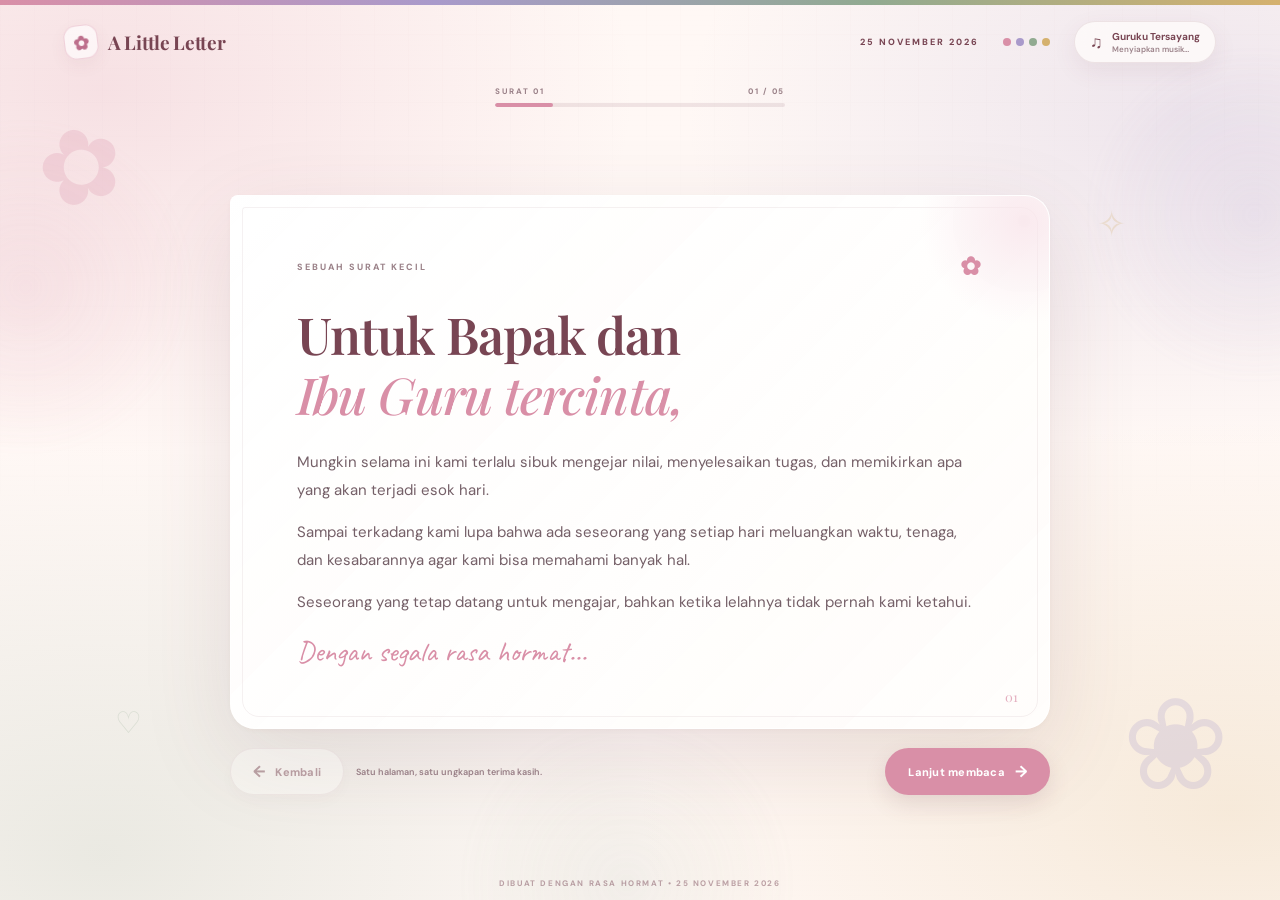
<file: web-build/assets/aistudio/hari_guru_interaktif_responsive__1__eabb49d5.html>
<!DOCTYPE html>
<html lang="id">
<head>
  <meta charset="UTF-8">
  <meta name="viewport" content="width=device-width, initial-scale=1, viewport-fit=cover">
  <meta name="theme-color" content="#fff8f5">
  <meta name="description" content="Surat kecil penuh terima kasih untuk Bapak dan Ibu Guru. Selamat Hari Guru Nasional 2026.">
  <title>Untuk Guruku — Selamat Hari Guru 2026</title>

  <link rel="preconnect" href="https://fonts.googleapis.com">
  <link rel="preconnect" href="https://fonts.gstatic.com" crossorigin>
  <link href="https://fonts.googleapis.com/css2?family=DM+Sans:wght@400;500;600;700;800&family=Playfair+Display:ital,wght@0,500;0,600;0,700;1,500;1,600&family=Caveat:wght@500;600;700&display=swap" rel="stylesheet">

  <style>
    :root {
      color-scheme: light;
      --pink: #d98fa7;
      --pink-deep: #bd6f8c;
      --lavender: #a99acb;
      --sage: #91aa91;
      --gold: #d5b16e;
      --ink: #624b53;
      --wine: #784553;
      --muted: #9b8289;
      --paper: rgba(255, 253, 251, .91);
      --line: rgba(120, 69, 83, .12);
      --shadow: 0 28px 90px rgba(104, 65, 78, .13);
      --ease: cubic-bezier(.2, .8, .2, 1);
    }

    * { box-sizing: border-box; margin: 0; padding: 0; }

    html, body {
      width: 100%;
      min-height: 100%;
      background: #fff8f5;
      color: var(--ink);
      font-family: "DM Sans", sans-serif;
      -webkit-tap-highlight-color: transparent;
    }

    body {
      min-height: 100svh;
      overflow: hidden;
      overscroll-behavior: none;
    }

    button { font: inherit; }
    button:focus-visible, a:focus-visible {
      outline: 3px solid var(--lavender);
      outline-offset: 4px;
    }

    button:disabled { cursor: not-allowed; opacity: .45; }

    #app {
      position: relative;
      isolation: isolate;
      width: 100%;
      min-height: 100svh;
      overflow: hidden;
      background:
        radial-gradient(ellipse at 8% 10%, rgba(217,143,167,.22), transparent 32%),
        radial-gradient(ellipse at 93% 13%, rgba(169,154,203,.20), transparent 30%),
        radial-gradient(ellipse at 8% 95%, rgba(145,170,145,.19), transparent 34%),
        radial-gradient(ellipse at 96% 90%, rgba(213,177,110,.20), transparent 34%),
        #fff8f5;
    }

    #app::before {
      content: "";
      position: absolute;
      inset: 0;
      z-index: -2;
      pointer-events: none;
      opacity: .28;
      background-image:
        linear-gradient(rgba(120,69,83,.035) 1px, transparent 1px),
        linear-gradient(90deg, rgba(120,69,83,.035) 1px, transparent 1px);
      background-size: 34px 34px;
      mask-image: linear-gradient(to bottom, black, transparent 90%);
    }

    #app::after {
      content: "";
      position: absolute;
      inset: 0;
      z-index: -2;
      pointer-events: none;
      opacity: .2;
      background: repeating-linear-gradient(
        0deg,
        transparent 0,
        transparent 4px,
        rgba(120,69,83,.035) 5px
      );
    }

    .ambient {
      position: fixed;
      inset: 0;
      z-index: -1;
      overflow: hidden;
      pointer-events: none;
    }

    .orb {
      position: absolute;
      width: clamp(180px, 28vw, 390px);
      aspect-ratio: 1;
      border-radius: 50%;
      filter: blur(2px);
      opacity: .38;
      animation: orbFloat 13s ease-in-out infinite alternate;
    }

    .orb.one { top: 12%; left: -12%; background: radial-gradient(circle, rgba(217,143,167,.34), transparent 68%); }
    .orb.two { top: 4%; right: -12%; background: radial-gradient(circle, rgba(169,154,203,.34), transparent 68%); animation-delay: -4s; }
    .orb.three { bottom: -18%; left: 35%; background: radial-gradient(circle, rgba(145,170,145,.28), transparent 68%); animation-delay: -7s; }

    @keyframes orbFloat {
      from { transform: translate3d(0, 0, 0) scale(.94); }
      to { transform: translate3d(24px, -22px, 0) scale(1.08); }
    }

    .corner-deco {
      position: fixed;
      z-index: -1;
      pointer-events: none;
      font-family: Georgia, serif;
      line-height: 1;
      user-select: none;
      opacity: .24;
      animation: decoFloat 7s ease-in-out infinite;
    }

    .corner-deco.a { top: 13%; left: 3%; color: var(--pink); font-size: clamp(54px, 8vw, 110px); transform: rotate(-18deg); }
    .corner-deco.b { right: 4%; bottom: 10%; color: var(--lavender); font-size: clamp(66px, 10vw, 135px); animation-delay: -2s; }
    .corner-deco.c { right: 12%; top: 23%; color: var(--gold); font-size: 35px; animation-delay: -4s; }
    .corner-deco.d { left: 9%; bottom: 18%; color: var(--sage); font-size: 30px; animation-delay: -1s; }

    @keyframes decoFloat {
      0%, 100% { translate: 0 0; rotate: -5deg; }
      50% { translate: 0 -13px; rotate: 7deg; }
    }

    .palette-line {
      position: fixed;
      z-index: 30;
      top: 0;
      left: 0;
      width: 100%;
      height: 5px;
      background: linear-gradient(90deg, var(--pink), var(--lavender) 34%, var(--sage) 68%, var(--gold));
    }

    .topbar {
      position: fixed;
      z-index: 25;
      top: 5px;
      left: 0;
      width: 100%;
      min-height: 74px;
      padding: 14px clamp(16px, 5vw, 72px);
      display: flex;
      align-items: center;
      justify-content: space-between;
      gap: 16px;
    }

    .brand {
      display: inline-flex;
      align-items: center;
      gap: 10px;
      color: var(--wine);
      text-decoration: none;
      font-family: "Playfair Display", serif;
      font-size: clamp(15px, 1.5vw, 19px);
      font-weight: 700;
      letter-spacing: -.3px;
      white-space: nowrap;
    }

    .brand-mark {
      width: 34px;
      height: 34px;
      display: grid;
      place-items: center;
      border: 1px solid rgba(217,143,167,.36);
      border-radius: 12px;
      color: var(--pink-deep);
      background: rgba(255,255,255,.64);
      box-shadow: 0 6px 18px rgba(120,69,83,.06);
      transform: rotate(-7deg);
      transition: transform .35s var(--ease);
    }

    .brand:hover .brand-mark { transform: rotate(8deg) scale(1.08); }

    .topbar-right {
      display: flex;
      align-items: center;
      gap: clamp(10px, 2vw, 24px);
    }

    .date-label {
      color: var(--wine);
      font-size: 9px;
      font-weight: 800;
      letter-spacing: 2px;
      white-space: nowrap;
    }

    .palette-dots { display: flex; gap: 5px; }
    .palette-dots span {
      display: block;
      width: 8px;
      height: 8px;
      border-radius: 50%;
      transition: transform .25s var(--ease);
    }
    .palette-dots span:hover { transform: scale(1.7); }

    .music-pill {
      display: inline-flex;
      align-items: center;
      gap: 9px;
      min-height: 42px;
      padding: 0 15px;
      border: 1px solid rgba(120,69,83,.12);
      border-radius: 999px;
      color: var(--wine);
      background: rgba(255,253,251,.76);
      box-shadow: 0 8px 24px rgba(120,69,83,.08);
      backdrop-filter: blur(16px);
      -webkit-backdrop-filter: blur(16px);
      cursor: pointer;
      transition: transform .25s var(--ease), box-shadow .25s ease, background .25s ease;
    }

    .music-pill:hover { transform: translateY(-2px); box-shadow: 0 12px 28px rgba(120,69,83,.13); }
    .music-pill:active { transform: scale(.96); }
    .music-symbol { font-size: 17px; line-height: 1; }
    .music-copy { display: grid; gap: 1px; text-align: left; }
    .music-copy strong { font-size: 10px; line-height: 1.2; }
    .music-copy small { color: var(--muted); font-size: 8px; font-weight: 600; }
    .music-pill.playing .music-symbol { animation: musicBeat .65s ease-in-out infinite alternate; }

    @keyframes musicBeat {
      from { transform: scale(.88) rotate(-9deg); }
      to { transform: scale(1.18) rotate(9deg); }
    }

    .progress-wrap {
      position: fixed;
      z-index: 24;
      top: 86px;
      left: 50%;
      width: min(290px, 34vw);
      transform: translateX(-50%);
      pointer-events: none;
    }

    .progress-meta {
      display: flex;
      justify-content: space-between;
      gap: 10px;
      margin-bottom: 7px;
      color: var(--muted);
      font-size: 8px;
      font-weight: 800;
      letter-spacing: 1.7px;
    }

    .progress-track {
      width: 100%;
      height: 4px;
      border-radius: 99px;
      overflow: hidden;
      background: rgba(120,69,83,.11);
    }

    .progress-fill {
      width: 20%;
      height: 100%;
      border-radius: inherit;
      background: var(--pink);
      transition: width .55s var(--ease), background .35s ease;
    }

    .stage {
      position: relative;
      min-height: 100svh;
      width: 100%;
    }

    .page {
      position: absolute;
      inset: 0;
      z-index: 1;
      display: flex;
      justify-content: center;
      align-items: stretch;
      overflow-y: auto;
      overscroll-behavior: contain;
      padding: 126px 22px 34px;
      opacity: 0;
      visibility: hidden;
      pointer-events: none;
      transform: translateX(34px) scale(.99);
      transition:
        opacity .48s ease,
        transform .55s var(--ease),
        visibility .48s;
      scrollbar-width: thin;
      scrollbar-color: rgba(120,69,83,.22) transparent;
    }

    .page::-webkit-scrollbar { width: 6px; }
    .page::-webkit-scrollbar-thumb { background: rgba(120,69,83,.18); border-radius: 99px; }

    .page.active {
      z-index: 3;
      opacity: 1;
      visibility: visible;
      pointer-events: auto;
      transform: translateX(0) scale(1);
    }

    .page.leaving {
      z-index: 2;
      opacity: 0;
      visibility: visible;
      transform: translateX(-34px) scale(.99);
    }

    .page-inner {
      width: min(790px, 100%);
      margin: auto 0;
      display: grid;
      gap: 18px;
    }

    .letter-card {
      --accent: var(--pink);
      --accent-soft: #f8e4ea;
      position: relative;
      overflow: hidden;
      padding: clamp(27px, 5vw, 58px);
      border: 1px solid rgba(255,255,255,.9);
      border-radius: 8px 25px 25px 25px;
      background:
        linear-gradient(135deg, rgba(255,255,255,.97), rgba(255,253,251,.88)),
        var(--paper);
      box-shadow: var(--shadow), 0 2px 7px rgba(120,69,83,.04);
      transform-style: preserve-3d;
      transition: box-shadow .35s ease, border-color .35s ease;
      animation: cardIn .72s var(--ease) both;
    }

    .letter-card::before {
      content: "";
      position: absolute;
      inset: 11px;
      border: 1px solid rgba(120,69,83,.075);
      border-radius: 3px 17px 17px 17px;
      pointer-events: none;
    }

    .letter-card::after {
      content: "";
      position: absolute;
      top: -80px;
      right: -80px;
      width: 210px;
      aspect-ratio: 1;
      border-radius: 50%;
      background: radial-gradient(circle, var(--accent-soft), transparent 70%);
      opacity: .8;
      pointer-events: none;
    }

    @keyframes cardIn {
      from { opacity: 0; transform: translateY(24px) rotateX(2deg) scale(.985); }
      to { opacity: 1; transform: translateY(0) rotateX(0) scale(1); }
    }

    .page[data-accent="pink"] .letter-card { --accent: var(--pink); --accent-soft: #f8e4ea; }
    .page[data-accent="lavender"] .letter-card { --accent: var(--lavender); --accent-soft: #eee9f7; }
    .page[data-accent="sage"] .letter-card { --accent: var(--sage); --accent-soft: #eaf1e8; }
    .page[data-accent="gold"] .letter-card { --accent: var(--gold); --accent-soft: #f7f0df; }

    .card-content { position: relative; z-index: 1; }

    .card-topline {
      display: flex;
      justify-content: space-between;
      align-items: center;
      gap: 12px;
      color: var(--muted);
      font-size: 9px;
      font-weight: 800;
      letter-spacing: 2px;
    }

    .card-topline .flower {
      color: var(--accent);
      font-size: 25px;
      line-height: 1;
      animation: flowerTurn 8s linear infinite;
    }

    @keyframes flowerTurn { to { transform: rotate(360deg); } }

    .card-heading {
      max-width: 680px;
      margin-top: 25px;
      color: var(--wine);
      font-family: "Playfair Display", serif;
      font-size: clamp(30px, 5vw, 51px);
      font-weight: 600;
      line-height: 1.18;
      letter-spacing: -.9px;
    }

    .card-heading em {
      color: var(--accent);
      font-weight: 500;
    }

    .card-text {
      max-width: 680px;
      margin-top: 23px;
      color: #756068;
      font-size: clamp(13px, 1.45vw, 15px);
      line-height: 1.9;
      text-align: left;
    }

    .card-text p {
      margin: 0 0 13px;
      animation: paragraphIn .65s both;
    }

    .card-text p:nth-child(1) { animation-delay: .08s; }
    .card-text p:nth-child(2) { animation-delay: .16s; }
    .card-text p:nth-child(3) { animation-delay: .24s; }
    .card-text p:nth-child(4) { animation-delay: .32s; }

    @keyframes paragraphIn {
      from { opacity: 0; transform: translateY(9px); }
      to { opacity: 1; transform: translateY(0); }
    }

    .signature {
      margin-top: 19px;
      color: var(--accent);
      font-family: "Caveat", cursive;
      font-size: clamp(22px, 3vw, 29px);
      line-height: 1.2;
    }

    .card-index {
      position: absolute;
      right: 31px;
      bottom: 23px;
      color: var(--accent);
      font-family: "Playfair Display", serif;
      font-size: 13px;
      opacity: .72;
    }

    .controls {
      display: flex;
      justify-content: space-between;
      align-items: center;
      gap: 12px;
      min-height: 50px;
    }

    .control-btn {
      position: relative;
      isolation: isolate;
      overflow: hidden;
      display: inline-flex;
      justify-content: center;
      align-items: center;
      gap: 10px;
      min-height: 47px;
      padding: 0 22px;
      border: 1px solid transparent;
      border-radius: 999px;
      color: white;
      background: var(--pink);
      box-shadow: 0 9px 22px rgba(120,69,83,.14);
      font-size: 11px;
      font-weight: 800;
      letter-spacing: .25px;
      cursor: pointer;
      transition: transform .24s var(--ease), box-shadow .24s ease, background .24s ease, color .24s ease;
    }

    .control-btn:hover { transform: translateY(-3px); box-shadow: 0 14px 28px rgba(120,69,83,.2); }
    .control-btn:active { transform: scale(.95); }
    .control-btn::before {
      content: "";
      position: absolute;
      z-index: -1;
      top: 0;
      left: -120%;
      width: 75%;
      height: 100%;
      background: linear-gradient(110deg, transparent, rgba(255,255,255,.42), transparent);
      transform: skewX(-20deg);
      transition: left .7s ease;
    }
    .control-btn:hover::before { left: 145%; }

    .control-btn.secondary {
      color: var(--wine);
      background: rgba(255,253,251,.76);
      border-color: rgba(120,69,83,.14);
      box-shadow: 0 7px 18px rgba(120,69,83,.055);
    }

    .control-btn.secondary:hover { color: var(--pink-deep); background: white; }
    .control-btn.primary { margin-left: auto; }
    .control-arrow { font-size: 16px; transition: transform .25s var(--ease); }
    .control-btn.primary:hover .control-arrow { transform: translateX(5px); }
    .control-btn.secondary:hover .control-arrow { transform: translateX(-5px); }

    .button-hint {
      color: var(--muted);
      font-size: 9px;
      font-weight: 600;
      text-align: center;
    }

    .final-card { text-align: center; padding-top: clamp(34px, 5vh, 60px); padding-bottom: clamp(34px, 5vh, 60px); }
    .final-flower {
      display: inline-grid;
      place-items: center;
      width: 66px;
      height: 66px;
      border: 1px solid rgba(217,143,167,.32);
      border-radius: 22px;
      color: var(--pink);
      background: linear-gradient(145deg, #fff, #f9e9ee);
      box-shadow: 0 12px 28px rgba(217,143,167,.14);
      font-size: 35px;
      transform: rotate(-7deg);
      animation: finalFlower 4s ease-in-out infinite;
    }

    @keyframes finalFlower {
      0%, 100% { transform: rotate(-7deg) translateY(0); }
      50% { transform: rotate(7deg) translateY(-7px); }
    }

    .final-eyebrow {
      margin-top: 23px;
      color: var(--muted);
      font-size: 9px;
      font-weight: 800;
      letter-spacing: 2.4px;
    }

    .final-title {
      margin-top: 19px;
      color: var(--wine);
      font-family: "Playfair Display", serif;
      font-size: clamp(42px, 7vw, 70px);
      font-weight: 600;
      line-height: 1.08;
      letter-spacing: -1.6px;
    }

    .final-title em { color: var(--pink); font-weight: 500; }

    .final-description {
      max-width: 480px;
      margin: 21px auto 0;
      color: var(--muted);
      font-size: 13px;
      line-height: 1.9;
    }

    .rainbow-divider {
      width: 76px;
      height: 3px;
      margin: 27px auto;
      border-radius: 99px;
      background: linear-gradient(90deg, var(--pink), var(--lavender), var(--sage), var(--gold));
    }

    .final-credit {
      color: var(--pink-deep);
      font-family: "Caveat", cursive;
      font-size: 25px;
    }

    .final-credit strong {
      display: block;
      margin-top: 7px;
      color: var(--wine);
      font-family: "DM Sans", sans-serif;
      font-size: 10px;
      letter-spacing: 2px;
    }

    .final-date {
      margin-top: 22px;
      color: var(--muted);
      font-family: "Playfair Display", serif;
      font-size: 13px;
      font-style: italic;
    }

    .footer-note {
      position: fixed;
      z-index: 10;
      bottom: max(12px, env(safe-area-inset-bottom));
      left: 50%;
      transform: translateX(-50%);
      color: rgba(120,69,83,.48);
      font-size: 8px;
      font-weight: 700;
      letter-spacing: 1.6px;
      white-space: nowrap;
      pointer-events: none;
    }

    .toast {
      position: fixed;
      z-index: 80;
      left: 50%;
      bottom: max(34px, calc(env(safe-area-inset-bottom) + 24px));
      max-width: calc(100vw - 32px);
      padding: 12px 18px;
      border: 1px solid rgba(255,255,255,.15);
      border-radius: 999px;
      color: white;
      background: rgba(88,53,64,.94);
      box-shadow: 0 12px 32px rgba(88,53,64,.2);
      font-size: 11px;
      font-weight: 600;
      text-align: center;
      opacity: 0;
      visibility: hidden;
      transform: translate(-50%, 14px);
      transition: opacity .28s ease, transform .28s var(--ease), visibility .28s;
      backdrop-filter: blur(12px);
    }

    .toast.show {
      opacity: 1;
      visibility: visible;
      transform: translate(-50%, 0);
    }

    .petal {
      position: absolute;
      top: -35px;
      z-index: 0;
      pointer-events: none;
      opacity: 0;
      animation: petalFall linear infinite;
      filter: drop-shadow(0 3px 4px rgba(120,69,83,.08));
    }

    @keyframes petalFall {
      0% { transform: translate3d(0, -8vh, 0) rotate(0deg); opacity: 0; }
      12% { opacity: .62; }
      88% { opacity: .45; }
      100% { transform: translate3d(65px, 112vh, 0) rotate(470deg); opacity: 0; }
    }

    .ripple {
      position: absolute;
      z-index: -1;
      width: 16px;
      height: 16px;
      border-radius: 50%;
      background: rgba(255,255,255,.55);
      transform: scale(0);
      pointer-events: none;
      animation: rippleOut .65s ease-out forwards;
    }

    @keyframes rippleOut {
      to { transform: scale(13); opacity: 0; }
    }

    .sparkle {
      position: absolute;
      z-index: 2;
      width: 5px;
      height: 5px;
      border-radius: 50%;
      background: #fff3cf;
      pointer-events: none;
      animation: sparkleOut .7s ease-out forwards;
    }

    @keyframes sparkleOut {
      to { transform: translate(var(--sx), var(--sy)) scale(0); opacity: 0; }
    }

    .confetti {
      position: fixed;
      z-index: 70;
      top: 45%;
      left: 50%;
      width: 8px;
      height: 8px;
      border-radius: 2px;
      pointer-events: none;
      animation: confettiPop 1.2s var(--ease) forwards;
    }

    @keyframes confettiPop {
      0% { transform: translate(-50%, -50%) scale(.2) rotate(0); opacity: 1; }
      100% { transform: translate(var(--dx), var(--dy)) rotate(var(--rot)) scale(0); opacity: 0; }
    }

    /* YouTube IFrame API: audio source is the video already referenced in the original file. */
    #youtube-player {
      position: fixed;
      left: -260px;
      bottom: -260px;
      width: 200px;
      height: 200px;
      opacity: .01;
      pointer-events: none;
    }

    @media (min-width: 1100px) {
      .page-inner { width: min(820px, 100%); }
      .letter-card { padding: 58px 66px; }
      .card-text { font-size: 15px; }
    }

    @media (max-width: 700px) {
      .topbar {
        min-height: 67px;
        padding: 11px 15px;
        gap: 8px;
      }

      .brand { font-size: 14px; gap: 7px; }
      .brand-mark { width: 30px; height: 30px; border-radius: 10px; }
      .date-label { display: none; }
      .topbar-right { gap: 10px; }
      .music-pill { min-height: 39px; padding: 0 11px; gap: 7px; }
      .music-copy strong { font-size: 9px; }
      .music-copy small { font-size: 7px; }
      .progress-wrap { top: 79px; left: 16px; width: 112px; transform: none; }
      .progress-meta { font-size: 7px; letter-spacing: 1px; margin-bottom: 6px; }
      .palette-dots { gap: 4px; }
      .palette-dots span { width: 6px; height: 6px; }
      .page { padding: 116px 14px 34px; }
      .page-inner { gap: 14px; }
      .letter-card { padding: 27px 23px 34px; border-radius: 6px 20px 20px 20px; }
      .letter-card::before { inset: 8px; }
      .card-topline { font-size: 8px; letter-spacing: 1.5px; }
      .card-topline .flower { font-size: 21px; }
      .card-heading { margin-top: 20px; font-size: clamp(29px, 8vw, 39px); }
      .card-text { margin-top: 17px; font-size: 13px; line-height: 1.78; }
      .card-text p { margin-bottom: 10px; }
      .signature { margin-top: 12px; font-size: 23px; }
      .card-index { right: 21px; bottom: 15px; font-size: 11px; }
      .controls { gap: 8px; }
      .control-btn { min-height: 43px; padding: 0 15px; font-size: 10px; gap: 7px; }
      .button-hint { display: none; }
      .final-card { padding: 34px 22px; }
      .final-flower { width: 56px; height: 56px; font-size: 29px; border-radius: 18px; }
      .final-eyebrow { font-size: 8px; letter-spacing: 1.7px; }
      .final-title { font-size: clamp(39px, 11vw, 54px); }
      .final-description { font-size: 12px; }
      .footer-note { font-size: 7px; letter-spacing: 1px; }
      .corner-deco { opacity: .15; }
    }

    @media (max-width: 380px) {
      .brand { font-size: 12px; }
      .music-copy small { display: none; }
      .music-pill { padding: 0 9px; }
      .progress-wrap { width: 92px; }
      .page { padding-left: 11px; padding-right: 11px; }
      .letter-card { padding-left: 19px; padding-right: 19px; }
      .card-heading { font-size: 28px; }
      .card-text { font-size: 12px; }
      .control-btn { padding: 0 12px; }
    }

    @media (max-height: 720px) and (min-width: 701px) {
      .page { padding-top: 112px; padding-bottom: 25px; }
      .letter-card { padding-top: 32px; padding-bottom: 34px; }
      .card-heading { margin-top: 17px; font-size: 38px; }
      .card-text { margin-top: 14px; line-height: 1.72; }
      .card-text p { margin-bottom: 8px; }
      .signature { margin-top: 10px; }
    }

    @media (prefers-reduced-motion: reduce) {
      *, *::before, *::after {
        scroll-behavior: auto !important;
        animation-duration: .01ms !important;
        animation-iteration-count: 1 !important;
        transition-duration: .01ms !important;
      }
    }
  </style>
</head>

<body>
  <div id="app">
    <div class="palette-line"></div>

    <div class="ambient" id="ambient">
      <div class="orb one"></div>
      <div class="orb two"></div>
      <div class="orb three"></div>
    </div>

    <div class="corner-deco a">✿</div>
    <div class="corner-deco b">❀</div>
    <div class="corner-deco c">✧</div>
    <div class="corner-deco d">♡</div>

    <header class="topbar">
      <a class="brand" href="#" aria-label="A Little Letter">
        <span class="brand-mark">✿</span>
        <span>A Little Letter</span>
      </a>

      <div class="topbar-right">
        <span class="date-label">25 NOVEMBER 2026</span>
        <div class="palette-dots" aria-hidden="true">
          <span style="background:var(--pink)"></span>
          <span style="background:var(--lavender)"></span>
          <span style="background:var(--sage)"></span>
          <span style="background:var(--gold)"></span>
        </div>
        <button class="music-pill" id="musicToggle" type="button" aria-label="Aktifkan atau jeda musik" aria-pressed="false">
          <span class="music-symbol" aria-hidden="true">♫</span>
          <span class="music-copy">
            <strong id="musicTitle">Guruku Tersayang</strong>
            <small id="musicStatus">Menyiapkan musik…</small>
          </span>
        </button>
      </div>
    </header>

    <div class="progress-wrap" aria-label="Progres membaca surat">
      <div class="progress-meta">
        <span id="stepLabel">SURAT 01</span>
        <span id="stepCount">01 / 05</span>
      </div>
      <div class="progress-track">
        <div class="progress-fill" id="progressFill"></div>
      </div>
    </div>

    <main class="stage" id="stage">
      <!-- HALAMAN 1 -->
      <section class="page active" data-page="0" data-accent="pink" aria-label="Surat halaman pertama">
        <div class="page-inner">
          <article class="letter-card">
            <div class="card-content">
              <div class="card-topline">
                <span>SEBUAH SURAT KECIL</span>
                <span class="flower" aria-hidden="true">✿</span>
              </div>
              <h1 class="card-heading">Untuk Bapak dan<br><em>Ibu Guru tercinta,</em></h1>
              <div class="card-text">
                <p>Mungkin selama ini kami terlalu sibuk mengejar nilai, menyelesaikan tugas, dan memikirkan apa yang akan terjadi esok hari.</p>
                <p>Sampai terkadang kami lupa bahwa ada seseorang yang setiap hari meluangkan waktu, tenaga, dan kesabarannya agar kami bisa memahami banyak hal.</p>
                <p>Seseorang yang tetap datang untuk mengajar, bahkan ketika lelahnya tidak pernah kami ketahui.</p>
              </div>
              <div class="signature">Dengan segala rasa hormat...</div>
            </div>
            <span class="card-index">01</span>
          </article>

          <nav class="controls" aria-label="Navigasi surat">
            <button class="control-btn secondary" data-action="back" type="button" disabled>
              <span class="control-arrow">←</span> Kembali
            </button>
            <span class="button-hint">Satu halaman, satu ungkapan terima kasih.</span>
            <button class="control-btn primary" data-action="next" type="button">
              Lanjut membaca <span class="control-arrow">→</span>
            </button>
          </nav>
        </div>
      </section>

      <!-- HALAMAN 2 -->
      <section class="page" data-page="1" data-accent="lavender" aria-label="Surat halaman kedua">
        <div class="page-inner">
          <article class="letter-card">
            <div class="card-content">
              <div class="card-topline">
                <span>HAL YANG KAMI SADARI</span>
                <span class="flower" aria-hidden="true">♡</span>
              </div>
              <h1 class="card-heading">Kami mulai<br><em>memahami...</em></h1>
              <div class="card-text">
                <p>Bahwa di balik setiap teguran, ada kepedulian yang mungkin belum mampu kami pahami saat itu.</p>
                <p>Di balik setiap tugas, ada harapan agar kami tidak berhenti belajar. Di balik setiap nasihat, ada keinginan agar kami tidak salah melangkah.</p>
                <p>Bapak dan Ibu mungkin tidak selalu mendapatkan ucapan terima kasih. Tetapi usaha dan ketulusan itu tidak pernah benar-benar sia-sia.</p>
              </div>
              <div class="signature">Kami mulai mengerti sekarang.</div>
            </div>
            <span class="card-index">02</span>
          </article>

          <nav class="controls" aria-label="Navigasi surat">
            <button class="control-btn secondary" data-action="back" type="button">
              <span class="control-arrow">←</span> Kembali
            </button>
            <span class="button-hint">Teruskan untuk membaca.</span>
            <button class="control-btn primary" data-action="next" type="button">
              Lanjut membaca <span class="control-arrow">→</span>
            </button>
          </nav>
        </div>
      </section>

      <!-- HALAMAN 3 -->
      <section class="page" data-page="2" data-accent="sage" aria-label="Surat halaman ketiga">
        <div class="page-inner">
          <article class="letter-card">
            <div class="card-content">
              <div class="card-topline">
                <span>SEBUAH UCAPAN TERIMA KASIH</span>
                <span class="flower" aria-hidden="true">✿</span>
              </div>
              <h1 class="card-heading">Terima kasih<br><em>untuk segalanya.</em></h1>
              <div class="card-text">
                <p>Terima kasih karena telah bersabar menghadapi berbagai macam karakter kami.</p>
                <p>Terima kasih karena tetap percaya pada kemampuan kami, bahkan ketika kami sendiri masih sering merasa ragu.</p>
                <p>Maaf jika terkadang sikap kami membuat Bapak dan Ibu kecewa. Kami masih belajar menjadi pribadi yang lebih dewasa.</p>
              </div>
              <div class="signature">Terima kasih telah membimbing kami.</div>
            </div>
            <span class="card-index">03</span>
          </article>

          <nav class="controls" aria-label="Navigasi surat">
            <button class="control-btn secondary" data-action="back" type="button">
              <span class="control-arrow">←</span> Kembali
            </button>
            <span class="button-hint">Masih ada satu pesan untuk masa depan.</span>
            <button class="control-btn primary" data-action="next" type="button">
              Lanjut membaca <span class="control-arrow">→</span>
            </button>
          </nav>
        </div>
      </section>

      <!-- HALAMAN 4 -->
      <section class="page" data-page="3" data-accent="gold" aria-label="Surat halaman keempat">
        <div class="page-inner">
          <article class="letter-card">
            <div class="card-content">
              <div class="card-topline">
                <span>UNTUK MASA DEPAN</span>
                <span class="flower" aria-hidden="true">❀</span>
              </div>
              <h1 class="card-heading">Ilmu yang akan<br><em>selalu kami bawa.</em></h1>
              <div class="card-text">
                <p>Mungkin suatu hari nanti kami akan meninggalkan ruang kelas ini. Kami akan tumbuh, mengejar cita-cita, dan menjalani kehidupan masing-masing.</p>
                <p>Namun, ada hal yang tidak akan tertinggal di belakang: pelajaran, nasihat, dan keteladanan yang telah Bapak dan Ibu berikan.</p>
                <p>Jika kelak kami menjadi seseorang yang bermanfaat bagi banyak orang, ada bagian dari keberhasilan itu yang akan selalu kami ingat berasal dari seorang guru.</p>
              </div>
              <div class="signature">Jasa Bapak dan Ibu akan selalu kami kenang.</div>
            </div>
            <span class="card-index">04</span>
          </article>

          <nav class="controls" aria-label="Navigasi surat">
            <button class="control-btn secondary" data-action="back" type="button">
              <span class="control-arrow">←</span> Kembali
            </button>
            <span class="button-hint">Sampai pada pesan terakhir.</span>
            <button class="control-btn primary" data-action="next" type="button">
              Buka penutup <span class="control-arrow">→</span>
            </button>
          </nav>
        </div>
      </section>

      <!-- HALAMAN 5 -->
      <section class="page" data-page="4" data-accent="pink" aria-label="Penutup surat">
        <div class="page-inner">
          <article class="letter-card final-card">
            <div class="card-content">
              <div class="final-flower" aria-hidden="true">✿</div>
              <div class="final-eyebrow">SELAMAT HARI GURU NASIONAL</div>
              <h1 class="final-title">Terima kasih,<br><em>guruku.</em></h1>
              <p class="final-description">
                Untuk setiap ilmu yang diberikan, untuk setiap kesabaran yang ditunjukkan,
                dan untuk setiap harapan yang ditanamkan.
                <br><br>
                Semoga kebaikan Bapak dan Ibu selalu menemukan jalan untuk kembali.
              </p>
              <div class="rainbow-divider"></div>
              <div class="final-credit">
                Dengan penuh rasa hormat,
                <strong>AHMAD MECKEL — 7.3</strong>
              </div>
              <div class="final-date">25 November 2026</div>
            </div>
          </article>

          <nav class="controls" aria-label="Navigasi penutup">
            <button class="control-btn secondary" data-action="back" type="button">
              <span class="control-arrow">←</span> Kembali
            </button>
            <span class="button-hint">Terima kasih telah membaca.</span>
            <button class="control-btn primary" id="restartButton" type="button">
              Baca kembali <span class="control-arrow">↻</span>
            </button>
          </nav>
        </div>
      </section>
    </main>

    <div class="footer-note">DIBUAT DENGAN RASA HORMAT • 25 NOVEMBER 2026</div>
    <div class="toast" id="toast" role="status" aria-live="polite"></div>
  </div>

  <div id="youtube-player" aria-hidden="true"></div>

  <script>
    "use strict";

    const YOUTUBE_VIDEO_ID = "A2rBZAPXwMU";
    const YOUTUBE_URL = `https://www.youtube.com/watch?v=${YOUTUBE_VIDEO_ID}`;
    const reducedMotion = window.matchMedia("(prefers-reduced-motion: reduce)").matches;
    const pages = Array.from(document.querySelectorAll(".page"));
    const progressFill = document.getElementById("progressFill");
    const stepLabel = document.getElementById("stepLabel");
    const stepCount = document.getElementById("stepCount");
    const musicToggle = document.getElementById("musicToggle");
    const musicStatus = document.getElementById("musicStatus");
    const toast = document.getElementById("toast");

    let currentPage = 0;
    let transitioning = false;
    let toastTimer = null;
    let player = null;
    let playerReady = false;
    let audioUnlocked = false;
    let queuedUnlock = false;
    let musicPlaying = false;
    let apiUnavailable = false;

    const accentColors = {
      pink: "#d98fa7",
      lavender: "#a99acb",
      sage: "#91aa91",
      gold: "#d5b16e"
    };

    function setMusicStatus(message, playing = false) {
      musicStatus.textContent = message;
      musicToggle.classList.toggle("playing", playing);
      musicToggle.setAttribute("aria-pressed", String(playing));
      musicPlaying = playing;
    }

    function showToast(message) {
      toast.textContent = message;
      toast.classList.add("show");
      clearTimeout(toastTimer);
      toastTimer = setTimeout(() => toast.classList.remove("show"), 2300);
    }

    function updateProgress(index) {
      const total = pages.length;
      const current = index + 1;
      const accent = pages[index].dataset.accent || "pink";

      progressFill.style.width = `${(current / total) * 100}%`;
      progressFill.style.background = accentColors[accent] || accentColors.pink;
      stepLabel.textContent = index === total - 1
        ? "PENUTUP"
        : `SURAT ${String(current).padStart(2, "0")}`;
      stepCount.textContent = `${String(current).padStart(2, "0")} / ${String(total).padStart(2, "0")}`;
    }

    function showPage(index) {
      if (transitioning || index < 0 || index >= pages.length || index === currentPage) return;

      transitioning = true;
      const previousPage = pages[currentPage];
      const nextPage = pages[index];

      previousPage.classList.remove("active");
      previousPage.classList.add("leaving");
      nextPage.classList.remove("leaving");
      nextPage.scrollTop = 0;

      const card = nextPage.querySelector(".letter-card");
      if (card && !reducedMotion) {
        card.style.animation = "none";
        void card.offsetWidth;
        card.style.animation = "";
      }

      nextPage.classList.add("active");
      currentPage = index;
      updateProgress(index);

      if (index === pages.length - 1) launchConfetti();

      const duration = reducedMotion ? 20 : 570;
      setTimeout(() => {
        previousPage.classList.remove("leaving");
        transitioning = false;
      }, duration);
    }

    document.querySelectorAll("[data-action='next']").forEach(button => {
      button.addEventListener("click", () => showPage(currentPage + 1));
    });

    document.querySelectorAll("[data-action='back']").forEach(button => {
      button.addEventListener("click", () => {
        if (currentPage === 0) {
          showToast("Kamu sudah berada di halaman pertama.");
          return;
        }
        showPage(currentPage - 1);
      });
    });

    document.getElementById("restartButton").addEventListener("click", () => {
      showPage(0);
      showToast("Surat dibuka kembali.");
    });

    // Keyboard navigation for desktop.
    document.addEventListener("keydown", event => {
      if (event.altKey || event.ctrlKey || event.metaKey) return;
      if (["INPUT", "TEXTAREA"].includes(document.activeElement?.tagName)) return;

      if (event.key === "ArrowRight" && currentPage < pages.length - 1) {
        showPage(currentPage + 1);
      } else if (event.key === "ArrowLeft" && currentPage > 0) {
        showPage(currentPage - 1);
      }
    });

    // Swipe navigation for touch screens; vertical scrolling remains available.
    let pointerStart = null;
    document.querySelectorAll(".page").forEach(page => {
      page.addEventListener("pointerdown", event => {
        if (event.target.closest("button, a")) return;
        pointerStart = { x: event.clientX, y: event.clientY };
      });

      page.addEventListener("pointerup", event => {
        if (!pointerStart) return;
        const dx = event.clientX - pointerStart.x;
        const dy = event.clientY - pointerStart.y;
        pointerStart = null;

        if (Math.abs(dx) > 65 && Math.abs(dx) > Math.abs(dy) * 1.25) {
          if (dx < 0 && currentPage < pages.length - 1) showPage(currentPage + 1);
          if (dx > 0 && currentPage > 0) showPage(currentPage - 1);
        }
      });

      page.addEventListener("pointercancel", () => { pointerStart = null; });
    });

    // Floating petals.
    if (!reducedMotion) {
      const ambient = document.getElementById("ambient");
      const petals = ["✿", "❀", "♡", "✧", "·"];
      const colors = ["#d98fa7", "#a99acb", "#91aa91", "#d5b16e"];

      for (let i = 0; i < 20; i++) {
        const petal = document.createElement("span");
        petal.className = "petal";
        petal.textContent = petals[i % petals.length];
        petal.style.left = `${Math.random() * 100}%`;
        petal.style.animationDuration = `${12 + Math.random() * 14}s`;
        petal.style.animationDelay = `${Math.random() * -20}s`;
        petal.style.fontSize = `${10 + Math.random() * 13}px`;
        petal.style.color = colors[i % colors.length];
        ambient.appendChild(petal);
      }
    }

    // Shared click treatment: ripple, small bounce, sparkles and optional haptics.
    document.addEventListener("click", event => {
      const button = event.target.closest("button");
      if (!button || button.disabled) return;

      const rect = button.getBoundingClientRect();
      const x = Number.isFinite(event.clientX) && event.clientX !== 0
        ? event.clientX - rect.left
        : rect.width / 2;
      const y = Number.isFinite(event.clientY) && event.clientY !== 0
        ? event.clientY - rect.top
        : rect.height / 2;

      const ripple = document.createElement("span");
      ripple.className = "ripple";
      ripple.style.left = `${x}px`;
      ripple.style.top = `${y}px`;
      button.appendChild(ripple);
      setTimeout(() => ripple.remove(), 700);

      if (!reducedMotion) {
        for (let i = 0; i < 5; i++) {
          const sparkle = document.createElement("span");
          sparkle.className = "sparkle";
          sparkle.style.left = `${x}px`;
          sparkle.style.top = `${y}px`;
          sparkle.style.setProperty("--sx", `${(Math.random() - .5) * 90}px`);
          sparkle.style.setProperty("--sy", `${(Math.random() - .5) * 70}px`);
          button.appendChild(sparkle);
          setTimeout(() => sparkle.remove(), 750);
        }
      }

      if ("vibrate" in navigator) navigator.vibrate?.(10);
    });

    // Desktop-only paper tilt.
    const canHover = window.matchMedia("(hover: hover) and (pointer: fine)").matches;
    if (canHover && !reducedMotion) {
      document.querySelectorAll(".letter-card").forEach(card => {
        card.addEventListener("pointermove", event => {
          const rect = card.getBoundingClientRect();
          const x = (event.clientX - rect.left) / rect.width - .5;
          const y = (event.clientY - rect.top) / rect.height - .5;
          card.style.transform = `perspective(1100px) rotateX(${-y * 1.3}deg) rotateY(${x * 1.3}deg) translateY(-2px)`;
        });
        card.addEventListener("pointerleave", () => { card.style.transform = ""; });
      });
    }

    function launchConfetti() {
      if (reducedMotion) return;
      const colors = ["#d98fa7", "#a99acb", "#91aa91", "#d5b16e", "#f4d8df"];
      for (let i = 0; i < 34; i++) {
        const bit = document.createElement("span");
        bit.className = "confetti";
        bit.style.background = colors[i % colors.length];
        bit.style.setProperty("--dx", `${(Math.random() - .5) * window.innerWidth * .9}px`);
        bit.style.setProperty("--dy", `${(Math.random() - .5) * window.innerHeight * .75}px`);
        bit.style.setProperty("--rot", `${Math.random() * 600 - 300}deg`);
        document.body.appendChild(bit);
        setTimeout(() => bit.remove(), 1300);
      }
    }

    // Music: try audible autoplay, then fall back to muted autoplay if the browser blocks sound.
    function unlockMusic() {
      audioUnlocked = true;
      queuedUnlock = true;

      if (!playerReady || !player) return;

      try {
        player.setVolume(55);
        player.unMute();
        player.playVideo();
        queuedUnlock = false;
        setMusicStatus("Musik sedang diputar", true);
      } catch (error) {
        setMusicStatus("Ketuk untuk mencoba musik", false);
      }
    }

    musicToggle.addEventListener("click", () => {
      if (!playerReady || !player) {
        if (apiUnavailable) {
          window.open(YOUTUBE_URL, "_blank", "noopener");
          return;
        }
        queuedUnlock = true;
        audioUnlocked = true;
        setMusicStatus("Menyiapkan musik…", false);
        return;
      }

      try {
        const state = player.getPlayerState();
        const isMuted = player.isMuted();

        if (isMuted || !audioUnlocked) {
          unlockMusic();
        } else if (state === YT.PlayerState.PLAYING) {
          player.pauseVideo();
          setMusicStatus("Musik dijeda", false);
        } else {
          player.setVolume(55);
          player.unMute();
          player.playVideo();
          setMusicStatus("Musik sedang diputar", true);
        }
      } catch (error) {
        window.open(YOUTUBE_URL, "_blank", "noopener");
      }
    });

    // The first meaningful interaction with the letter also unlocks audio.
    document.addEventListener("pointerdown", event => {
      if (event.target.closest("#musicToggle")) return;
      if (!audioUnlocked) unlockMusic();
    }, { once: true });

    document.addEventListener("keydown", () => {
      if (!audioUnlocked) unlockMusic();
    }, { once: true });

    window.onYouTubeIframeAPIReady = function () {
      player = new YT.Player("youtube-player", {
        width: "200",
        height: "200",
        videoId: YOUTUBE_VIDEO_ID,
        playerVars: {
          autoplay: 1,
          controls: 0,
          disablekb: 1,
          fs: 0,
          playsinline: 1,
          rel: 0,
          loop: 1,
          playlist: YOUTUBE_VIDEO_ID,
          modestbranding: 1
        },
        events: {
          onReady: event => {
            playerReady = true;
            try {
              event.target.setVolume(55);
              event.target.unMute();
              event.target.playVideo();
              setMusicStatus("Mencoba autoplay…", true);
            } catch (error) {
              event.target.mute();
              event.target.playVideo();
              setMusicStatus("Otomatis • ketuk untuk suara", true);
            }

            // If audible autoplay is denied, start muted where browser policy permits.
            setTimeout(() => {
              if (!playerReady || !player || audioUnlocked) return;
              try {
                if (player.getPlayerState() !== YT.PlayerState.PLAYING) {
                  player.mute();
                  player.playVideo();
                  setMusicStatus("Otomatis • ketuk untuk suara", true);
                } else if (player.isMuted()) {
                  setMusicStatus("Musik berjalan • ketuk untuk suara", true);
                }
              } catch (error) {
                setMusicStatus("Ketuk untuk memutar musik", false);
              }
            }, 1400);

            if (queuedUnlock || audioUnlocked) unlockMusic();
          },

          onStateChange: event => {
            if (event.data === YT.PlayerState.PLAYING) {
              const muted = player?.isMuted?.();
              setMusicStatus(muted ? "Berjalan • ketuk untuk suara" : "Musik sedang diputar", true);
            } else if (event.data === YT.PlayerState.PAUSED) {
              setMusicStatus("Musik dijeda", false);
            } else if (event.data === YT.PlayerState.ENDED) {
              player.playVideo();
            }
          },

          onAutoplayBlocked: () => {
            if (!player) return;
            try {
              player.mute();
              player.playVideo();
              setMusicStatus("Otomatis • ketuk untuk suara", true);
            } catch (error) {
              setMusicStatus("Ketuk untuk memutar musik", false);
            }
          },

          onError: () => {
            setMusicStatus("Buka lagu di YouTube", false);
            showToast("Musik tidak dapat dimuat. Gunakan tombol musik untuk membuka YouTube.");
          }
        }
      });
    };

    // If the API cannot be reached, the music button still opens the song link.
    setTimeout(() => {
      if (!playerReady) {
        apiUnavailable = true;
        setMusicStatus("Ketuk untuk membuka lagu", false);
      }
    }, 9000);

    updateProgress(0);
  </script>

  <script async src="https://www.youtube.com/iframe_api"></script>
</body>
</html>
</file>
